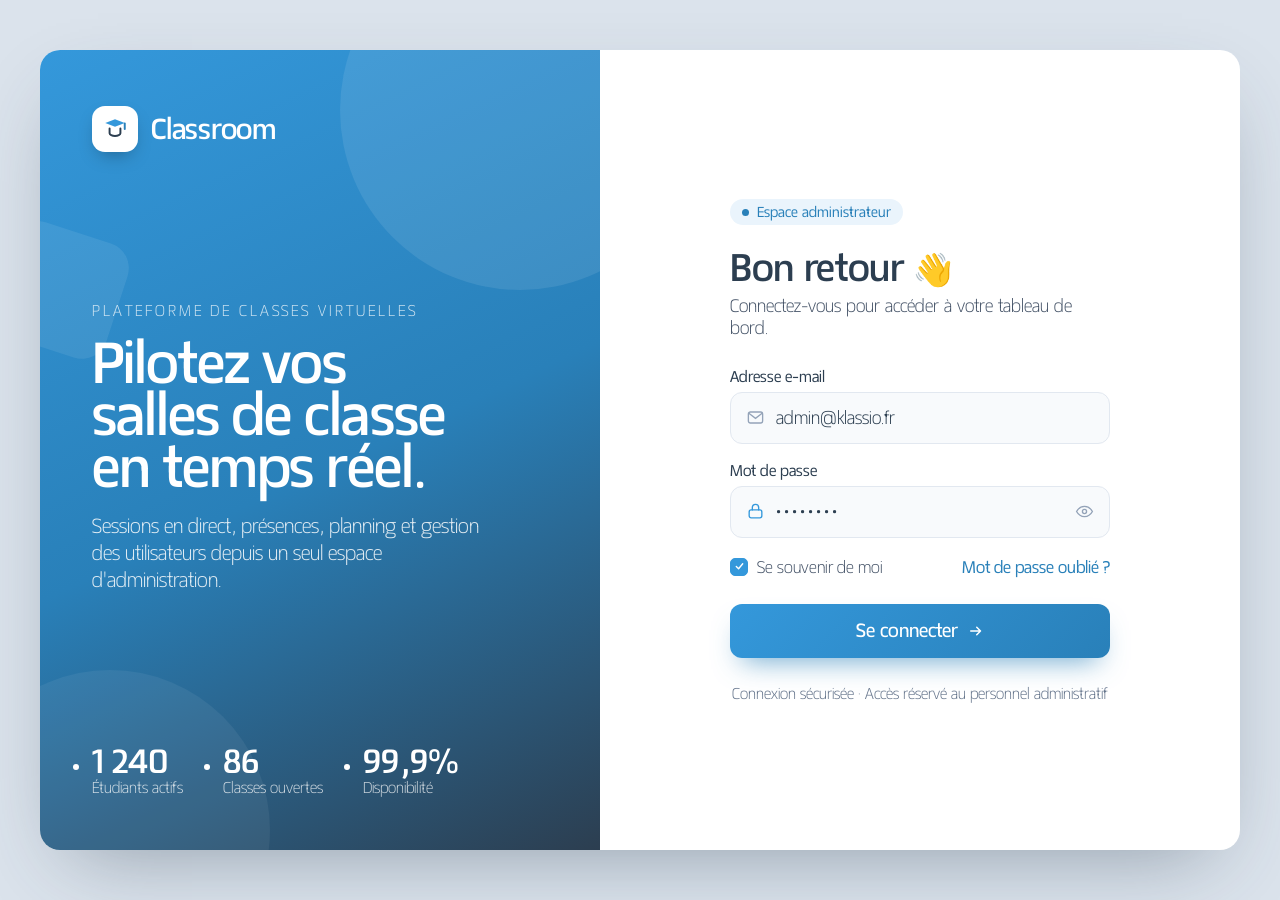
<file: index.html>
<!DOCTYPE html>
<html lang="fr">
<head>
  <meta charset="utf-8">
  <meta name="viewport" content="width=device-width, initial-scale=1">
  <title>Classroom Connexion admin</title>
  <link rel="stylesheet" href="css/style.css">
  <link rel="icon" type="image/svg+xml" href="favicon/favicon.svg">
  <link rel="icon" type="image/png" sizes="32x32" href="favicon/favicon-32x32.png">
  <link rel="icon" type="image/png" sizes="16x16" href="favicon/favicon-16x16.png">
  <link rel="shortcut icon" href="favicon/favicon.ico">
  <link rel="apple-touch-icon" sizes="180x180" href="favicon/apple-touch-icon.png">
  <link rel="manifest" href="favicon/site.webmanifest">
</head>
<body class="page-login">
  <main class="login-card">

    <!-- Brand panel -->
    <aside class="brand">
      <div class="brand-deco" aria-hidden="true"></div>

      <header class="brand-logo">
        <div class="brand-logo-icon">
          <svg width="26" height="26" viewBox="0 0 24 24" fill="none" aria-hidden="true">
            <path d="M3 6.5 12 3l9 3.5-9 3.5-9-3.5Z" fill="#3498db"/>
            <path d="M7 11.5V16c0 1.1 2.24 2.5 5 2.5s5-1.4 5-2.5v-4.5" stroke="#2c3e50" stroke-width="1.8" stroke-linecap="round" stroke-linejoin="round"/>
            <path d="M21 7v5" stroke="#2980b9" stroke-width="1.8" stroke-linecap="round"/>
          </svg>
        </div>
        <span class="brand-logo-name">Classroom</span>
      </header>

      <div class="brand-content">
        <p class="brand-eyebrow">Plateforme de classes virtuelles</p>
        <h1 class="brand-headline">Pilotez vos<br>salles de classe<br>en temps réel.</h1>
        <p class="brand-desc">Sessions en direct, présences, planning et gestion des utilisateurs depuis un seul espace d'administration.</p>
      </div>

      <ul class="brand-stats">
        <li>
          <div class="brand-stat-num">1 240</div>
          <div class="brand-stat-label">Étudiants actifs</div>
        </li>
        <li>
          <div class="brand-stat-num">86</div>
          <div class="brand-stat-label">Classes ouvertes</div>
        </li>
        <li>
          <div class="brand-stat-num">99,9%</div>
          <div class="brand-stat-label">Disponibilité</div>
        </li>
      </ul>
    </aside>

    <!-- Form panel -->
    <section class="form-panel">
      <form class="form-inner">
        <div class="form-badge">
          <span class="form-badge-dot" aria-hidden="true"></span>
          Espace administrateur
        </div>

        <h2 class="form-title">Bon retour <span aria-hidden="true">👋</span></h2>
        <p class="form-subtitle">Connectez-vous pour accéder à votre tableau de bord.</p>

        <label class="form-label" for="email">Adresse e-mail</label>
        <div class="form-field">
          <svg width="19" height="19" viewBox="0 0 24 24" fill="none" aria-hidden="true">
            <rect x="3" y="5" width="18" height="14" rx="2.5" stroke="#94a3b8" stroke-width="1.7"/>
            <path d="m4 7 8 6 8-6" stroke="#94a3b8" stroke-width="1.7" stroke-linecap="round"/>
          </svg>
          <input type="email" id="email" name="email" autocomplete="email" value="admin@klassio.fr">
        </div>

        <label class="form-label" for="password">Mot de passe</label>
        <div class="form-field">
          <svg width="19" height="19" viewBox="0 0 24 24" fill="none" aria-hidden="true">
            <rect x="4" y="10" width="16" height="10" rx="2.5" stroke="#3498db" stroke-width="1.7"/>
            <path d="M8 10V7a4 4 0 0 1 8 0v3" stroke="#3498db" stroke-width="1.7" stroke-linecap="round"/>
          </svg>
          <input type="password" id="password" name="password" autocomplete="current-password" value="password">
          <svg width="19" height="19" viewBox="0 0 24 24" fill="none" aria-hidden="true">
            <path d="M2 12s3.6-6.5 10-6.5S22 12 22 12s-3.6 6.5-10 6.5S2 12 2 12Z" stroke="#94a3b8" stroke-width="1.7"/>
            <circle cx="12" cy="12" r="2.6" stroke="#94a3b8" stroke-width="1.7"/>
          </svg>
        </div>

        <div class="form-row">
          <label class="form-checkbox">
            <input type="checkbox" id="remember" class="checkbox-input" checked>
            <span class="checkbox-box" aria-hidden="true">
              <svg width="11" height="11" viewBox="0 0 24 24" fill="none">
                <path d="m5 12 5 5 9-11" stroke="#fff" stroke-width="3" stroke-linecap="round" stroke-linejoin="round"/>
              </svg>
            </span>
            Se souvenir de moi
          </label>
          <a href="#" class="form-link">Mot de passe oublié ?</a>
        </div>

        <button type="button" class="btn-login" onclick="window.location.href='dashboard.html'">
          Se connecter
          <svg width="18" height="18" viewBox="0 0 24 24" fill="none" aria-hidden="true">
            <path d="M5 12h13m0 0-5-5m5 5-5 5" stroke="#fff" stroke-width="2" stroke-linecap="round" stroke-linejoin="round"/>
          </svg>
        </button>

        <footer class="form-footer">
          <p>Connexion sécurisée · Accès réservé au personnel administratif</p>
        </footer>
      </form>
    </section>
  </main>
</body>
</html>
</file>
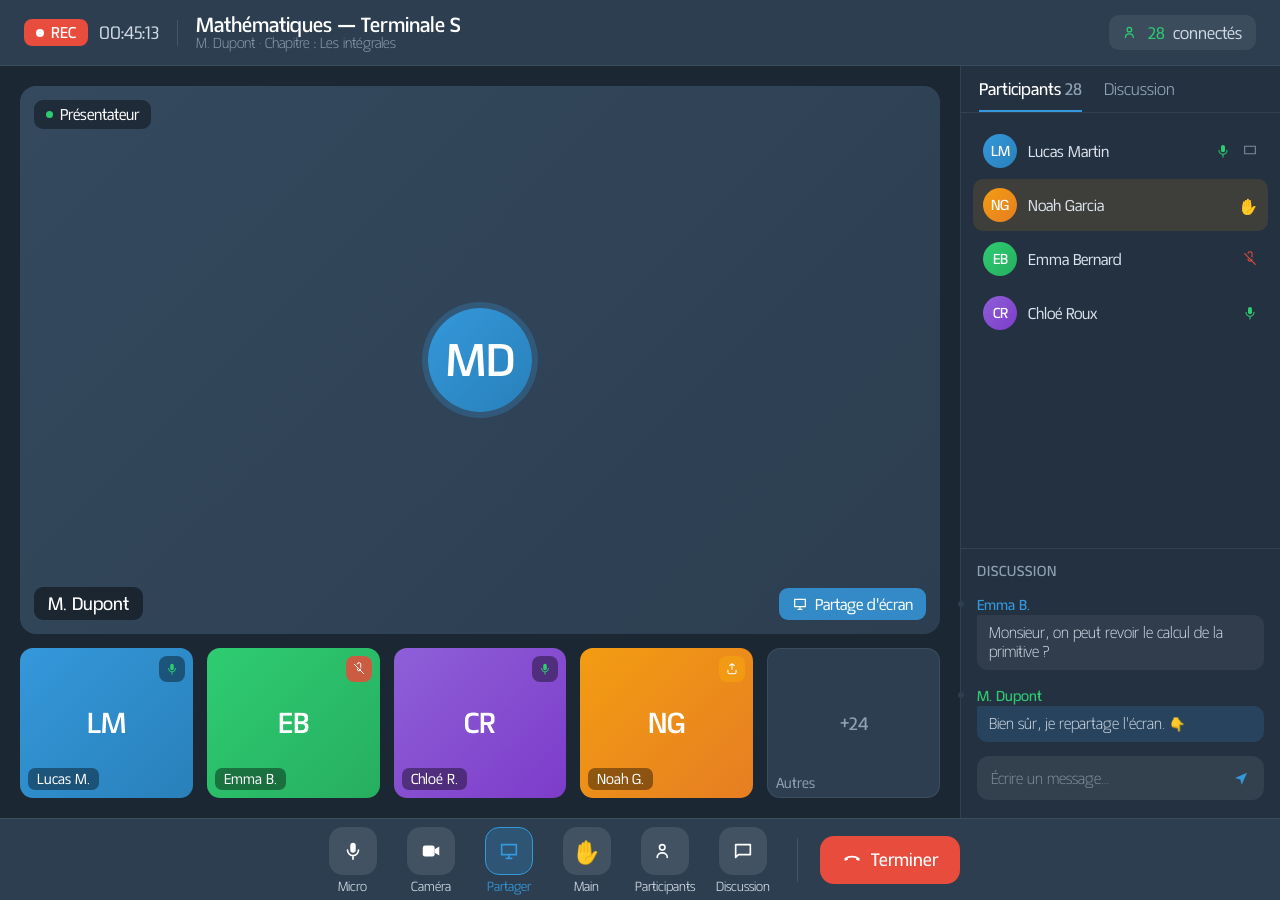
<file: classe.html>
<!DOCTYPE html>
<html lang="fr">
<head>
  <meta charset="utf-8">
  <meta name="viewport" content="width=device-width, initial-scale=1">
  <title>Classroom — Classe virtuelle</title>
  <link rel="stylesheet" href="css/style.css">
  <link rel="icon" type="image/svg+xml" href="favicon/favicon.svg">
  <link rel="icon" type="image/png" sizes="32x32" href="favicon/favicon-32x32.png">
  <link rel="icon" type="image/png" sizes="16x16" href="favicon/favicon-16x16.png">
  <link rel="shortcut icon" href="favicon/favicon.ico">
  <link rel="apple-touch-icon" sizes="180x180" href="favicon/apple-touch-icon.png">
  <link rel="manifest" href="favicon/site.webmanifest">
  <meta name="theme-color" content="#2c3e50">
</head>
<body class="page-classe">

  <!-- Header -->
  <header class="class-header">
    <div style="display:flex;align-items:center;gap:11px">
      <span class="rec-badge"><span class="rec-dot" aria-hidden="true"></span>REC</span>
      <span class="timer">00:45:12</span>
    </div>
    <div class="divider" aria-hidden="true"></div>
    <div>
      <h1 class="class-info-title">Mathématiques — Terminale S</h1>
      <div class="class-info-sub">M. Dupont · Chapitre : Les intégrales</div>
    </div>
    <div class="spacer" aria-hidden="true"></div>
    <div class="connected-count">
      <svg width="17" height="17" viewBox="0 0 24 24" fill="none" aria-hidden="true">
        <circle cx="9" cy="8" r="3.2" stroke="#2ecc71" stroke-width="1.8"/>
        <path d="M3.5 19c0-3 2.5-5 5.5-5s5.5 2 5.5 5" stroke="#2ecc71" stroke-width="1.8" stroke-linecap="round"/>
      </svg>
      <span style="color:#2ecc71">28</span> connectés
    </div>
  </header>

  <!-- Body -->
  <div class="class-body">

    <!-- Video area -->
    <main class="video-area">
      <!-- Presenter -->
      <div class="presenter">
        <div class="presenter-avatar">MD</div>
        <div class="presenter-tag">
          <span class="online-dot" aria-hidden="true"></span>
          Présentateur
        </div>
        <div class="presenter-name">M. Dupont</div>
        <div class="screen-share">
          <svg width="16" height="16" viewBox="0 0 24 24" fill="none" aria-hidden="true">
            <path d="M4 5h16v11H4z" stroke="#fff" stroke-width="1.8"/>
            <path d="M9 20h6M12 16v4" stroke="#fff" stroke-width="1.8" stroke-linecap="round"/>
          </svg>
          Partage d'écran
        </div>
      </div>

      <!-- Student tiles -->
      <ul class="student-tiles">
        <li class="tile" style="background:linear-gradient(135deg,#3498db,#2980b9)">
          <span class="tile-initials">LM</span>
          <div class="tile-name">Lucas M.</div>
          <div class="tile-mic" style="background:rgba(0,0,0,.4)">
            <svg width="14" height="14" viewBox="0 0 24 24" fill="none" aria-hidden="true">
              <rect x="9" y="3" width="6" height="11" rx="3" fill="#2ecc71"/>
              <path d="M6 11a6 6 0 0 0 12 0M12 17v4" stroke="#2ecc71" stroke-width="1.6" stroke-linecap="round"/>
            </svg>
          </div>
        </li>

        <li class="tile" style="background:linear-gradient(135deg,#2ecc71,#27ae60)">
          <span class="tile-initials">EB</span>
          <div class="tile-name">Emma B.</div>
          <div class="tile-mic" style="background:rgba(231,76,60,.85)">
            <svg width="14" height="14" viewBox="0 0 24 24" fill="none" aria-hidden="true">
              <path d="M9 3.5A3 3 0 0 1 15 5v4M15 12.3a3 3 0 0 1-6-.3M4 4l16 16" stroke="#fff" stroke-width="1.7" stroke-linecap="round"/>
            </svg>
          </div>
        </li>

        <li class="tile" style="background:linear-gradient(135deg,#8e5fd8,#7d3cc9)">
          <span class="tile-initials">CR</span>
          <div class="tile-name">Chloé R.</div>
          <div class="tile-mic" style="background:rgba(0,0,0,.4)">
            <svg width="14" height="14" viewBox="0 0 24 24" fill="none" aria-hidden="true">
              <rect x="9" y="3" width="6" height="11" rx="3" fill="#2ecc71"/>
              <path d="M6 11a6 6 0 0 0 12 0M12 17v4" stroke="#2ecc71" stroke-width="1.6" stroke-linecap="round"/>
            </svg>
          </div>
        </li>

        <li class="tile" style="background:linear-gradient(135deg,#f39c12,#e67e22)">
          <span class="tile-initials">NG</span>
          <div class="tile-name">Noah G.</div>
          <div class="tile-mic" style="background:rgba(243,156,18,.9)">
            <svg width="14" height="14" viewBox="0 0 24 24" fill="none" aria-hidden="true">
              <path d="M12 3v10M8 6l4-3 4 3" stroke="#fff" stroke-width="1.8" stroke-linecap="round" stroke-linejoin="round"/>
              <path d="M5 14v3a3 3 0 0 0 3 3h8a3 3 0 0 0 3-3v-3" stroke="#fff" stroke-width="1.8" stroke-linecap="round"/>
            </svg>
          </div>
        </li>

        <li class="tile tile-more">
          <span class="tile-more-label">+24</span>
          <span class="tile-more-sub">Autres</span>
        </li>
      </ul>
    </main>

    <!-- Right sidebar -->
    <aside class="sidebar-right">
      <div class="sidebar-tabs">
        <div class="tab active">Participants <span style="color:#8fa0b3">28</span></div>
        <div class="tab">Discussion</div>
      </div>

      <ul class="participants">
        <li class="participant">
          <div class="p-avatar" style="background:linear-gradient(135deg,#3498db,#2980b9)">LM</div>
          <span class="p-name">Lucas Martin</span>
          <svg width="16" height="16" viewBox="0 0 24 24" fill="none" aria-hidden="true">
            <rect x="9" y="3" width="6" height="11" rx="3" fill="#2ecc71"/>
            <path d="M6 11a6 6 0 0 0 12 0M12 17v4" stroke="#2ecc71" stroke-width="1.6" stroke-linecap="round"/>
          </svg>
          <svg width="16" height="16" viewBox="0 0 24 24" fill="none" aria-hidden="true">
            <path d="M4 5h16v11H4z" stroke="#7f8c9a" stroke-width="1.6"/>
          </svg>
        </li>

        <li class="participant hand-raised">
          <div class="p-avatar" style="background:linear-gradient(135deg,#f39c12,#e67e22)">NG</div>
          <span class="p-name">Noah Garcia</span>
          <span style="font:700 15px/1 'Matangi',sans-serif" role="img" aria-label="Main levée">✋</span>
        </li>

        <li class="participant">
          <div class="p-avatar" style="background:linear-gradient(135deg,#2ecc71,#27ae60)">EB</div>
          <span class="p-name">Emma Bernard</span>
          <svg width="16" height="16" viewBox="0 0 24 24" fill="none" aria-hidden="true">
            <path d="M9 3.5A3 3 0 0 1 15 5v4M15 12.3a3 3 0 0 1-6-.3M4 4l16 16" stroke="#e74c3c" stroke-width="1.6" stroke-linecap="round"/>
          </svg>
        </li>

        <li class="participant">
          <div class="p-avatar" style="background:linear-gradient(135deg,#8e5fd8,#7d3cc9)">CR</div>
          <span class="p-name">Chloé Roux</span>
          <svg width="16" height="16" viewBox="0 0 24 24" fill="none" aria-hidden="true">
            <rect x="9" y="3" width="6" height="11" rx="3" fill="#2ecc71"/>
            <path d="M6 11a6 6 0 0 0 12 0M12 17v4" stroke="#2ecc71" stroke-width="1.6" stroke-linecap="round"/>
          </svg>
        </li>
      </ul>

      <!-- Chat -->
      <section class="chat-section">
        <h2 class="chat-title">Discussion</h2>
        <ul class="chat-messages">
          <li>
            <div class="chat-msg-author blue">Emma B.</div>
            <div class="chat-bubble default">Monsieur, on peut revoir le calcul de la primitive ?</div>
          </li>
          <li>
            <div class="chat-msg-author green">M. Dupont</div>
            <div class="chat-bubble teacher">Bien sûr, je repartage l'écran. 👇</div>
          </li>
        </ul>
        <div class="chat-input">
          <span class="chat-input-placeholder">Écrire un message…</span>
          <svg width="18" height="18" viewBox="0 0 24 24" fill="none" aria-hidden="true">
            <path d="m4 12 16-7-7 16-2-7-7-2Z" fill="#3498db"/>
          </svg>
        </div>
      </section>
    </aside>
  </div>

  <!-- Control bar -->
  <div class="control-bar" role="toolbar" aria-label="Contrôles de la réunion">
    <button class="ctrl-btn">
      <span class="ctrl-icon" aria-hidden="true">
        <svg width="22" height="22" viewBox="0 0 24 24" fill="none">
          <rect x="9" y="3" width="6" height="11" rx="3" fill="#fff"/>
          <path d="M6 11a6 6 0 0 0 12 0M12 17v4" stroke="#fff" stroke-width="1.8" stroke-linecap="round"/>
        </svg>
      </span>
      <span class="ctrl-label">Micro</span>
    </button>

    <button class="ctrl-btn">
      <span class="ctrl-icon" aria-hidden="true">
        <svg width="22" height="22" viewBox="0 0 24 24" fill="none">
          <rect x="3" y="6" width="13" height="12" rx="2.5" fill="#fff"/>
          <path d="m16 10 5-3v10l-5-3z" fill="#fff"/>
        </svg>
      </span>
      <span class="ctrl-label">Caméra</span>
    </button>

    <button class="ctrl-btn">
      <span class="ctrl-icon active" aria-hidden="true">
        <svg width="22" height="22" viewBox="0 0 24 24" fill="none">
          <path d="M4 5h16v11H4z" stroke="#3498db" stroke-width="1.8"/>
          <path d="M9 20h6M12 16v4" stroke="#3498db" stroke-width="1.8" stroke-linecap="round"/>
        </svg>
      </span>
      <span class="ctrl-label active">Partager</span>
    </button>

    <button class="ctrl-btn">
      <span class="ctrl-icon" aria-hidden="true">✋</span>
      <span class="ctrl-label">Main</span>
    </button>

    <button class="ctrl-btn">
      <span class="ctrl-icon" aria-hidden="true">
        <svg width="22" height="22" viewBox="0 0 24 24" fill="none">
          <circle cx="9" cy="8" r="3" stroke="#fff" stroke-width="1.8"/>
          <path d="M3.5 19c0-3 2.5-5 5.5-5s5.5 2 5.5 5" stroke="#fff" stroke-width="1.8" stroke-linecap="round"/>
        </svg>
      </span>
      <span class="ctrl-label">Participants</span>
    </button>

    <button class="ctrl-btn">
      <span class="ctrl-icon" aria-hidden="true">
        <svg width="22" height="22" viewBox="0 0 24 24" fill="none">
          <path d="M4 5h16v11H7l-3 3V5Z" stroke="#fff" stroke-width="1.8" stroke-linejoin="round"/>
        </svg>
      </span>
      <span class="ctrl-label">Discussion</span>
    </button>

    <div class="ctrl-divider" aria-hidden="true"></div>

    <button class="btn-end" onclick="window.location.href='dashboard.html'">
      <svg width="20" height="20" viewBox="0 0 24 24" fill="none" aria-hidden="true">
        <path d="M3 10c5-4 13-4 18 0v3l-4-1v-2c-3-1.5-7-1.5-10 0v2l-4 1v-3Z" fill="#fff"/>
      </svg>
      Terminer
    </button>
  </div>

  <script>
    // Live timer
    let seconds = 45 * 60 + 12;
    const timerEl = document.querySelector('.timer');
    setInterval(() => {
      seconds++;
      const h = Math.floor(seconds / 3600);
      const m = Math.floor((seconds % 3600) / 60);
      const s = seconds % 60;
      timerEl.textContent =
        `${String(h).padStart(2,'0')}:${String(m).padStart(2,'0')}:${String(s).padStart(2,'0')}`;
    }, 1000);
  </script>
</body>
</html>
</file>
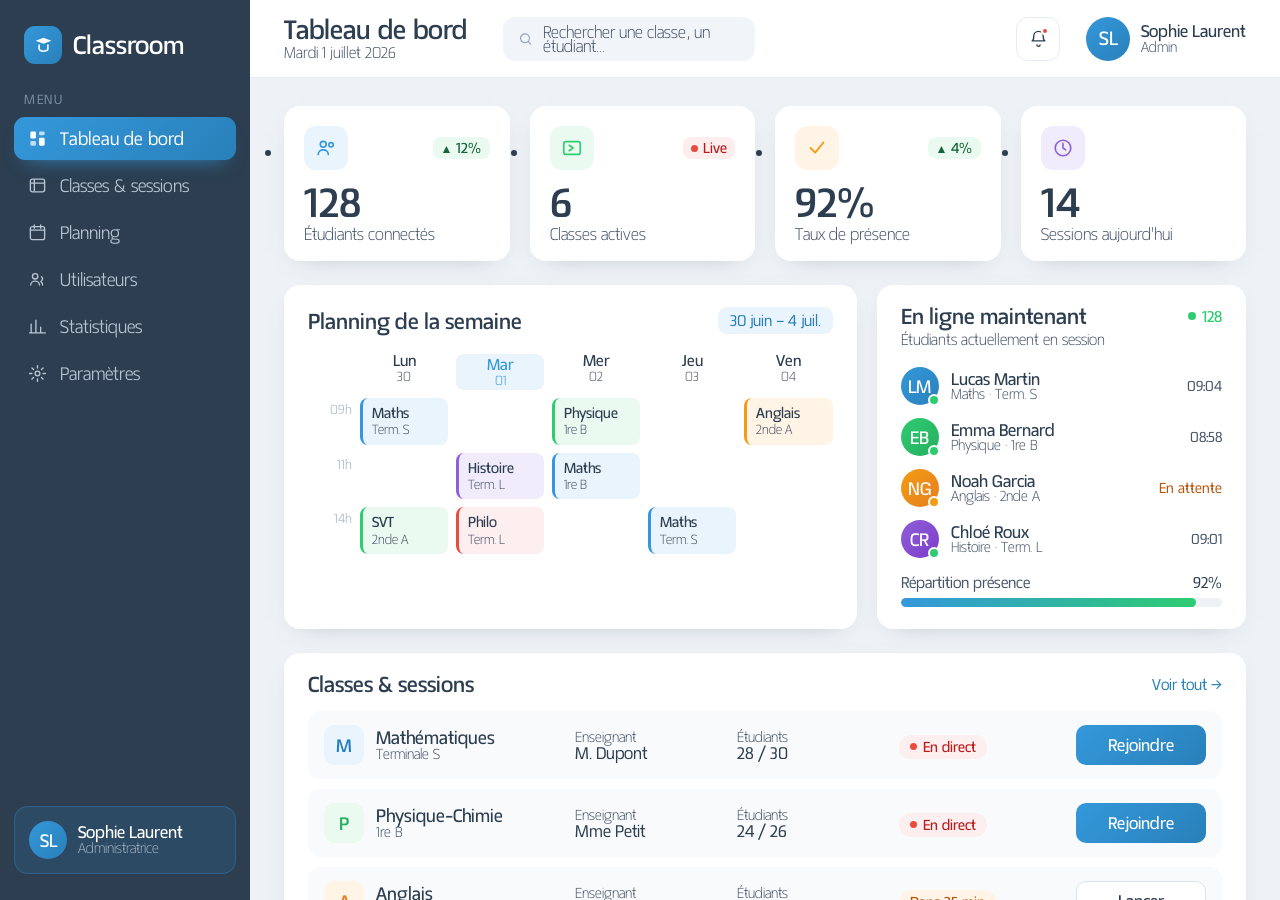
<file: dashboard.html>
<!DOCTYPE html>
<html lang="fr">
<head>
  <meta charset="utf-8">
  <meta name="viewport" content="width=device-width, initial-scale=1">
  <title>Classroom — Tableau de bord</title>
  <link rel="stylesheet" href="css/style.css">
  <link rel="icon" type="image/svg+xml" href="favicon/favicon.svg">
  <link rel="icon" type="image/png" sizes="32x32" href="favicon/favicon-32x32.png">
  <link rel="icon" type="image/png" sizes="16x16" href="favicon/favicon-16x16.png">
  <link rel="shortcut icon" href="favicon/favicon.ico">
  <link rel="apple-touch-icon" sizes="180x180" href="favicon/apple-touch-icon.png">
  <link rel="manifest" href="favicon/site.webmanifest">
  <meta name="theme-color" content="#2c3e50">
</head>
<body class="page-dashboard">

  <!-- Sidebar -->
  <nav class="sidebar">
    <header class="sidebar-logo">
      <div class="sidebar-logo-icon">
        <svg width="21" height="21" viewBox="0 0 24 24" fill="none" aria-hidden="true">
          <path d="M3 6.5 12 3l9 3.5-9 3.5-9-3.5Z" fill="#fff"/>
          <path d="M7 11.5V16c0 1.1 2.24 2.5 5 2.5s5-1.4 5-2.5v-4.5" stroke="#fff" stroke-width="1.8" stroke-linecap="round" stroke-linejoin="round"/>
        </svg>
      </div>
      <span class="sidebar-logo-name">Classroom</span>
    </header>

    <h2 class="sidebar-section">Menu</h2>

    <ul style="list-style:none" role="list">
      <li>
        <a href="dashboard.html" class="nav-item active">
          <svg width="19" height="19" viewBox="0 0 24 24" fill="none" aria-hidden="true">
            <rect x="3" y="3" width="7" height="9" rx="1.6" fill="#fff"/>
            <rect x="14" y="3" width="7" height="5" rx="1.6" fill="#fff" opacity=".7"/>
            <rect x="14" y="11" width="7" height="10" rx="1.6" fill="#fff"/>
            <rect x="3" y="15" width="7" height="6" rx="1.6" fill="#fff" opacity=".7"/>
          </svg>
          Tableau de bord
        </a>
      </li>
      <li>
        <a href="#" class="nav-item">
          <svg width="19" height="19" viewBox="0 0 24 24" fill="none" aria-hidden="true">
            <rect x="3" y="4" width="18" height="16" rx="2.5" stroke="#b9c5d3" stroke-width="1.7"/>
            <path d="M3 9h18M8 4v16" stroke="#b9c5d3" stroke-width="1.7"/>
          </svg>
          Classes &amp; sessions
        </a>
      </li>
      <li>
        <a href="#" class="nav-item">
          <svg width="19" height="19" viewBox="0 0 24 24" fill="none" aria-hidden="true">
            <rect x="3" y="4.5" width="18" height="16.5" rx="2.5" stroke="#b9c5d3" stroke-width="1.7"/>
            <path d="M3 9h18M8 2.5v4M16 2.5v4" stroke="#b9c5d3" stroke-width="1.7" stroke-linecap="round"/>
          </svg>
          Planning
        </a>
      </li>
      <li>
        <a href="#" class="nav-item">
          <svg width="19" height="19" viewBox="0 0 24 24" fill="none" aria-hidden="true">
            <circle cx="9" cy="8" r="3.4" stroke="#b9c5d3" stroke-width="1.7"/>
            <path d="M3.5 19c0-3 2.5-5 5.5-5s5.5 2 5.5 5" stroke="#b9c5d3" stroke-width="1.7" stroke-linecap="round"/>
            <path d="M17 8.5a3 3 0 0 1 0 5M18.5 19c0-2-.9-3.6-2.2-4.4" stroke="#b9c5d3" stroke-width="1.7" stroke-linecap="round"/>
          </svg>
          Utilisateurs
        </a>
      </li>
      <li>
        <a href="#" class="nav-item">
          <svg width="19" height="19" viewBox="0 0 24 24" fill="none" aria-hidden="true">
            <path d="M4 20V9M10 20V4M16 20v-7M22 20H2" stroke="#b9c5d3" stroke-width="1.7" stroke-linecap="round"/>
          </svg>
          Statistiques
        </a>
      </li>
      <li>
        <a href="#" class="nav-item">
          <svg width="19" height="19" viewBox="0 0 24 24" fill="none" aria-hidden="true">
            <circle cx="12" cy="12" r="3" stroke="#b9c5d3" stroke-width="1.7"/>
            <path d="M12 2v3M12 19v3M2 12h3M19 12h3M5 5l2 2M17 17l2 2M19 5l-2 2M7 17l-2 2" stroke="#b9c5d3" stroke-width="1.7" stroke-linecap="round"/>
          </svg>
          Paramètres
        </a>
      </li>
    </ul>

    <footer class="sidebar-user">
      <div class="sidebar-user-inner">
        <div class="avatar">SL</div>
        <div>
          <div class="sidebar-user-name">Sophie Laurent</div>
          <div class="sidebar-user-role">Administratrice</div>
        </div>
      </div>
    </footer>
  </nav>

  <!-- Main -->
  <main class="main">
    <!-- Topbar -->
    <header class="topbar">
      <div>
        <h1 class="topbar-title">Tableau de bord</h1>
        <div class="topbar-date">Mardi 1 juillet 2026</div>
      </div>
      <search class="search">
        <svg width="18" height="18" viewBox="0 0 24 24" fill="none" aria-hidden="true">
          <circle cx="11" cy="11" r="7" stroke="#94a3b8" stroke-width="1.8"/>
          <path d="m20 20-3.5-3.5" stroke="#94a3b8" stroke-width="1.8" stroke-linecap="round"/>
        </svg>
        <span>Rechercher une classe, un étudiant…</span>
      </search>
      <div class="spacer" aria-hidden="true"></div>
      <button class="icon-btn" aria-label="Notifications">
        <svg width="19" height="19" viewBox="0 0 24 24" fill="none" aria-hidden="true">
          <path d="M6 9a6 6 0 0 1 12 0c0 5 2 6 2 6H4s2-1 2-6Z" stroke="#2c3e50" stroke-width="1.7" stroke-linejoin="round"/>
          <path d="M10 20a2 2 0 0 0 4 0" stroke="#2c3e50" stroke-width="1.7" stroke-linecap="round"/>
        </svg>
        <span class="notif-dot" aria-hidden="true"></span>
      </button>
      <div class="topbar-user">
        <div class="avatar lg">SL</div>
        <div>
          <div class="topbar-user-name">Sophie Laurent</div>
          <div class="topbar-user-role">Admin</div>
        </div>
      </div>
    </header>

    <!-- Scrollable content -->
    <section class="content">
      <!-- Stats -->
      <ul class="stats-grid">
        <li class="stat-card">
          <div class="stat-card-top">
            <div class="stat-icon blue">
              <svg width="22" height="22" viewBox="0 0 24 24" fill="none" aria-hidden="true">
                <circle cx="9" cy="8" r="3.2" stroke="#3498db" stroke-width="1.8"/>
                <path d="M3.5 19c0-3 2.5-5 5.5-5s5.5 2 5.5 5" stroke="#3498db" stroke-width="1.8" stroke-linecap="round"/>
                <circle cx="17.5" cy="8.5" r="2.4" stroke="#3498db" stroke-width="1.8"/>
              </svg>
            </div>
            <span class="badge up">▲ 12%</span>
          </div>
          <div class="stat-num">128</div>
          <div class="stat-label">Étudiants connectés</div>
        </li>

        <li class="stat-card">
          <div class="stat-card-top">
            <div class="stat-icon green">
              <svg width="22" height="22" viewBox="0 0 24 24" fill="none" aria-hidden="true">
                <rect x="3" y="5" width="18" height="14" rx="2.5" stroke="#2ecc71" stroke-width="1.8"/>
                <path d="m9 9 4 3-4 3" stroke="#2ecc71" stroke-width="1.8" stroke-linecap="round" stroke-linejoin="round"/>
              </svg>
            </div>
            <span class="badge live">
              <span style="width:7px;height:7px;border-radius:50%;background:#e74c3c" class="pulse" aria-hidden="true"></span>Live
            </span>
          </div>
          <div class="stat-num">6</div>
          <div class="stat-label">Classes actives</div>
        </li>

        <li class="stat-card">
          <div class="stat-card-top">
            <div class="stat-icon orange">
              <svg width="22" height="22" viewBox="0 0 24 24" fill="none" aria-hidden="true">
                <path d="m5 12 5 5 9-11" stroke="#f39c12" stroke-width="2" stroke-linecap="round" stroke-linejoin="round"/>
              </svg>
            </div>
            <span class="badge up">▲ 4%</span>
          </div>
          <div class="stat-num">92%</div>
          <div class="stat-label">Taux de présence</div>
        </li>

        <li class="stat-card">
          <div class="stat-card-top">
            <div class="stat-icon purple">
              <svg width="22" height="22" viewBox="0 0 24 24" fill="none" aria-hidden="true">
                <circle cx="12" cy="12" r="8.5" stroke="#8e5fd8" stroke-width="1.8"/>
                <path d="M12 7v5l3 2" stroke="#8e5fd8" stroke-width="1.8" stroke-linecap="round" stroke-linejoin="round"/>
              </svg>
            </div>
          </div>
          <div class="stat-num">14</div>
          <div class="stat-label">Sessions aujourd'hui</div>
        </li>
      </ul>

      <!-- Planning + Online -->
      <div class="two-col">
        <!-- Planning -->
        <section class="card">
          <div class="card-header">
            <h2 class="card-title">Planning de la semaine</h2>
            <div class="week-badge">30 juin – 4 juil.</div>
          </div>
          <div class="planning-grid">
            <div></div>
            <div class="day-header">Lun<div class="day-num">30</div></div>
            <div class="day-header today">Mar<div class="day-num">01</div></div>
            <div class="day-header">Mer<div class="day-num">02</div></div>
            <div class="day-header">Jeu<div class="day-num">03</div></div>
            <div class="day-header">Ven<div class="day-num">04</div></div>

            <div class="time-label">09h</div>
            <div class="slot blue"><div class="slot-name">Maths</div><div class="slot-sub">Term. S</div></div>
            <div></div>
            <div class="slot green"><div class="slot-name">Physique</div><div class="slot-sub">1re B</div></div>
            <div></div>
            <div class="slot orange"><div class="slot-name">Anglais</div><div class="slot-sub">2nde A</div></div>

            <div class="time-label">11h</div>
            <div></div>
            <div class="slot purple"><div class="slot-name">Histoire</div><div class="slot-sub">Term. L</div></div>
            <div class="slot blue"><div class="slot-name">Maths</div><div class="slot-sub">1re B</div></div>
            <div></div>
            <div></div>

            <div class="time-label">14h</div>
            <div class="slot green"><div class="slot-name">SVT</div><div class="slot-sub">2nde A</div></div>
            <div class="slot red"><div class="slot-name">Philo</div><div class="slot-sub">Term. L</div></div>
            <div></div>
            <div class="slot blue"><div class="slot-name">Maths</div><div class="slot-sub">Term. S</div></div>
            <div></div>
          </div>
        </section>

        <!-- Online -->
        <section class="card card-online">
          <div class="card-header" style="margin-bottom:6px">
            <h2 class="card-title">En ligne maintenant</h2>
            <span class="online-count">
              <span style="width:8px;height:8px;border-radius:50%;background:#2ecc71" class="pulse" aria-hidden="true"></span>
              128
            </span>
          </div>
          <div class="online-sub">Étudiants actuellement en session</div>

          <ul class="student-list">
            <li class="student-row">
              <div class="student-avatar-wrap">
                <div class="avatar" style="background:linear-gradient(135deg,#3498db,#2980b9)">LM</div>
                <span class="status-dot green" aria-hidden="true"></span>
              </div>
              <div style="flex:1">
                <div class="student-name">Lucas Martin</div>
                <div class="student-class">Maths · Term. S</div>
              </div>
              <span class="student-time">09:04</span>
            </li>

            <li class="student-row">
              <div class="student-avatar-wrap">
                <div class="avatar" style="background:linear-gradient(135deg,#2ecc71,#27ae60)">EB</div>
                <span class="status-dot green" aria-hidden="true"></span>
              </div>
              <div style="flex:1">
                <div class="student-name">Emma Bernard</div>
                <div class="student-class">Physique · 1re B</div>
              </div>
              <span class="student-time">08:58</span>
            </li>

            <li class="student-row">
              <div class="student-avatar-wrap">
                <div class="avatar" style="background:linear-gradient(135deg,#f39c12,#e67e22)">NG</div>
                <span class="status-dot orange" aria-hidden="true"></span>
              </div>
              <div style="flex:1">
                <div class="student-name">Noah Garcia</div>
                <div class="student-class">Anglais · 2nde A</div>
              </div>
              <span class="student-time waiting">En attente</span>
            </li>

            <li class="student-row">
              <div class="student-avatar-wrap">
                <div class="avatar" style="background:linear-gradient(135deg,#8e5fd8,#7d3cc9)">CR</div>
                <span class="status-dot green" aria-hidden="true"></span>
              </div>
              <div style="flex:1">
                <div class="student-name">Chloé Roux</div>
                <div class="student-class">Histoire · Term. L</div>
              </div>
              <span class="student-time">09:01</span>
            </li>
          </ul>

          <div class="presence-footer">
            <div class="presence-row">
              <span>Répartition présence</span>
              <span>92%</span>
            </div>
            <div class="presence-bar" role="progressbar" aria-label="Répartition présence" aria-valuenow="92" aria-valuemin="0" aria-valuemax="100">
              <div class="presence-fill" aria-hidden="true"></div>
            </div>
          </div>
        </section>
      </div>

      <!-- Classes & sessions -->
      <section class="card classes-card">
        <div class="card-header">
          <h2 class="card-title">Classes &amp; sessions</h2>
          <a href="#" class="view-all">Voir tout →</a>
        </div>
        <ul class="class-rows">
          <li class="class-row">
            <div style="display:flex;align-items:center;gap:12px">
              <div class="class-icon blue">M</div>
              <div>
                <div class="class-name">Mathématiques</div>
                <div class="class-level">Terminale S</div>
              </div>
            </div>
            <div>
              <div class="col-label">Enseignant</div>
              <div class="col-val">M. Dupont</div>
            </div>
            <div>
              <div class="col-label">Étudiants</div>
              <div class="col-val">28 / 30</div>
            </div>
            <div>
              <span class="badge-live">
                <span style="width:7px;height:7px;border-radius:50%;background:#e74c3c" class="pulse" aria-hidden="true"></span>
                En direct
              </span>
            </div>
            <button class="btn-join" onclick="window.location.href='classe.html'">Rejoindre</button>
          </li>

          <li class="class-row">
            <div style="display:flex;align-items:center;gap:12px">
              <div class="class-icon green">P</div>
              <div>
                <div class="class-name">Physique-Chimie</div>
                <div class="class-level">1re B</div>
              </div>
            </div>
            <div>
              <div class="col-label">Enseignant</div>
              <div class="col-val">Mme Petit</div>
            </div>
            <div>
              <div class="col-label">Étudiants</div>
              <div class="col-val">24 / 26</div>
            </div>
            <div>
              <span class="badge-live">
                <span style="width:7px;height:7px;border-radius:50%;background:#e74c3c" class="pulse" aria-hidden="true"></span>
                En direct
              </span>
            </div>
            <button class="btn-join" onclick="window.location.href='classe.html'">Rejoindre</button>
          </li>

          <li class="class-row">
            <div style="display:flex;align-items:center;gap:12px">
              <div class="class-icon orange">A</div>
              <div>
                <div class="class-name">Anglais</div>
                <div class="class-level">2nde A</div>
              </div>
            </div>
            <div>
              <div class="col-label">Enseignant</div>
              <div class="col-val">Mme Clark</div>
            </div>
            <div>
              <div class="col-label">Étudiants</div>
              <div class="col-val">— / 25</div>
            </div>
            <div>
              <span class="badge-soon">Dans 25 min</span>
            </div>
            <button class="btn-launch">Lancer</button>
          </li>
        </ul>
      </section>
    </section>
  </main>

</body>
</html>
</file>
<file: css/style.css>
@import url('https://fonts.googleapis.com/css2?family=Matangi:wght@300..900&display=swap');

html { font-size: 62.5%; }

*, *::before, *::after { box-sizing: border-box; margin: 0; padding: 0; }

body {
  font-family: 'Matangi', system-ui, sans-serif;
  -webkit-font-smoothing: antialiased;
  color: #2c3e50;
  font-size: 1.6rem;
}

a { text-decoration: none; color: inherit; }
button { cursor: pointer; font-family: inherit; }

@keyframes pulse {
  0%, 100% { opacity: 1; }
  50% { opacity: .35; }
}

.pulse { animation: pulse 1.4s infinite; }
.spacer { flex: 1; }

::-webkit-scrollbar { width: 0.6rem; }
::-webkit-scrollbar-track { background: transparent; }
::-webkit-scrollbar-thumb { background: #cbd5e1; border-radius: 0.3rem; }


/* ═══════════════════════════════════════════════
   PAGE LOGIN  (index.html)
═══════════════════════════════════════════════ */

body.page-login {
  background: #dbe3ec;
  display: flex;
  align-items: center;
  justify-content: center;
  min-height: 100vh;
}

.login-card {
  width: 120rem;
  max-width: 100%;
  height: 80rem;
  display: flex;
  background: #fff;
  border-radius: 2rem;
  overflow: hidden;
  box-shadow: 0 3rem 8rem -3rem rgba(44,62,80,.45);
}

/* Brand panel */
.brand {
  position: relative;
  width: 56rem;
  flex: none;
  background: linear-gradient(155deg, #3498db 0%, #2980b9 52%, #2c3e50 100%);
  color: #fff;
  padding: 5.6rem 5.2rem;
  display: flex;
  flex-direction: column;
  justify-content: space-between;
  overflow: hidden;
}

.brand::before {
  content: '';
  position: absolute;
  top: -12rem; right: -10rem;
  width: 36rem; height: 36rem;
  border-radius: 50%;
  background: rgba(255,255,255,.09);
}

.brand::after {
  content: '';
  position: absolute;
  bottom: -14rem; left: -9rem;
  width: 32rem; height: 32rem;
  border-radius: 50%;
  background: rgba(255,255,255,.06);
}

.brand-deco {
  position: absolute;
  top: 18rem; left: -4rem;
  width: 12rem; height: 12rem;
  border-radius: 2.6rem;
  background: rgba(255,255,255,.08);
  transform: rotate(18deg);
}

.brand-logo {
  position: relative;
  display: flex;
  align-items: center;
  gap: 1.3rem;
}

.brand-logo-icon {
  width: 4.6rem; height: 4.6rem;
  border-radius: 1.3rem;
  background: #fff;
  display: flex;
  align-items: center;
  justify-content: center;
  box-shadow: 0 0.8rem 2rem -0.8rem rgba(0,0,0,.4);
}

.brand-logo-name {
  font: 800 2.4rem/1 'Matangi', sans-serif;
  letter-spacing: -.01em;
}

.brand-content { position: relative; }

.brand-eyebrow {
  font: 400 1.3rem/1 'Matangi', sans-serif;
  letter-spacing: .22em;
  text-transform: uppercase;
  opacity: .75;
  margin-bottom: 2rem;
}

.brand-headline {
  font: 800 4.8rem/1.08 'Matangi', sans-serif;
  margin: 0 0 2rem;
  letter-spacing: -.02em;
}

.brand-desc {
  font: 400 1.7rem/1.6 'Matangi', sans-serif;
  opacity: .85;
  max-width: 40rem;
}

.brand-stats {
  position: relative;
  display: flex;
  gap: 4rem;
}

.brand-stat-num {
  font: 800 2.8rem/1 'Matangi', sans-serif;
}

.brand-stat-label {
  font: 400 1.3rem/1 'Matangi', sans-serif;
  opacity: .75;
  margin-top: 0.6rem;
}

/* Form panel */
.form-panel {
  flex: 1;
  display: flex;
  align-items: center;
  justify-content: center;
  padding: 5.2rem 7.2rem;
}

.form-inner { width: 100%; max-width: 38rem; }

.form-badge {
  display: inline-flex;
  align-items: center;
  gap: 0.8rem;
  background: #eaf4fc;
  color: #2980b9;
  font: 600 1.2rem/1 'Matangi', sans-serif;
  padding: 0.7rem 1.2rem;
  border-radius: 2rem;
  margin-bottom: 2.6rem;
}

.form-badge-dot {
  width: 0.7rem; height: 0.7rem;
  border-radius: 50%;
  background: #2980b9;
}

.form-title {
  font: 800 3.2rem/1.1 'Matangi', sans-serif;
  color: #2c3e50;
  margin: 0 0 0.8rem;
  letter-spacing: -.01em;
}

.form-subtitle {
  font: 400 1.5rem/1.5 'Matangi', sans-serif;
  color: #475569;
  margin: 0 0 3rem;
}

.form-label {
  display: block;
  font: 600 1.3rem/1 'Matangi', sans-serif;
  color: #2c3e50;
  margin-bottom: 0.9rem;
}

.form-field {
  display: flex;
  align-items: center;
  gap: 1.1rem;
  height: 5.2rem;
  border: 0.15rem solid #e2e8f0;
  border-radius: 1.2rem;
  padding: 0 1.5rem;
  margin-bottom: 2rem;
  background: #f8fafc;
}

.form-field:focus-within {
  border-color: #3498db;
  background: #fff;
  box-shadow: 0 0 0 0.4rem rgba(52,152,219,.12);
}

.form-field input {
  flex: 1;
  min-width: 0;
  border: none;
  outline: none;
  background: transparent;
  font: 400 1.5rem/1 'Matangi', sans-serif;
  color: #2c3e50;
}

.form-field input[type="password"] {
  font: 600 1.7rem/1 'Matangi', sans-serif;
  letter-spacing: .18em;
}

.form-field input::placeholder {
  color: #94a3b8;
}

.form-row {
  display: flex;
  align-items: center;
  justify-content: space-between;
  margin-bottom: 2.8rem;
}

.form-checkbox {
  display: flex;
  align-items: center;
  gap: 0.9rem;
  font: 400 1.4rem/1 'Matangi', sans-serif;
  color: #475569;
  cursor: pointer;
}

.checkbox-input {
  position: absolute;
  width: 1px; height: 1px;
  margin: -1px;
  overflow: hidden;
  clip: rect(0,0,0,0);
  white-space: nowrap;
}

.checkbox-box {
  width: 1.8rem; height: 1.8rem;
  border-radius: 0.5rem;
  background: #fff;
  border: 0.15rem solid #e2e8f0;
  display: flex;
  align-items: center;
  justify-content: center;
  flex-shrink: 0;
}

.checkbox-box svg { opacity: 0; transition: opacity .1s; }

.checkbox-input:checked + .checkbox-box {
  background: #3498db;
  border-color: #3498db;
}

.checkbox-input:checked + .checkbox-box svg { opacity: 1; }

.checkbox-input:focus-visible + .checkbox-box {
  outline: 2px solid #2980b9;
  outline-offset: 2px;
}

.form-link {
  font: 600 1.4rem/1 'Matangi', sans-serif;
  color: #2980b9;
}

.btn-login {
  width: 100%;
  height: 5.4rem;
  border: none;
  border-radius: 1.2rem;
  background: linear-gradient(135deg, #3498db, #2980b9);
  color: #fff;
  font: 700 1.6rem/1 'Matangi', sans-serif;
  display: flex;
  align-items: center;
  justify-content: center;
  gap: 0.9rem;
  box-shadow: 0 1.4rem 2.8rem -1.2rem rgba(41,128,185,.7);
  transition: filter .15s;
}

.btn-login:hover { filter: brightness(1.06); }

.form-footer {
  font: 400 1.3rem/1.5 'Matangi', sans-serif;
  color: #64748b;
  text-align: center;
  margin: 2.6rem 0 0;
}

/* Responsive — tablette */
@media (max-width: 1024px) {
  .login-card {
    width: 94rem;
    height: auto;
    min-height: 72rem;
  }

  .brand { width: 38rem; padding: 4.4rem 3.6rem; }
  .brand-headline { font-size: 3.6rem; }
  .brand-stats { gap: 2.8rem; }
  .form-panel { padding: 4.4rem 5.2rem; }
}

/* Responsive — mobile */
@media (max-width: 700px) {
  body.page-login {
    padding: 2.4rem 1.6rem;
    height: auto;
    min-height: 100vh;
  }

  .login-card {
    flex-direction: column;
    width: 100%;
    max-width: 46rem;
    height: auto;
  }

  .brand { width: 100%; padding: 3.2rem 2.8rem; }
  .brand-headline { font-size: 2.8rem; }
  .brand-desc { max-width: none; }
  .brand-stats { flex-wrap: wrap; row-gap: 1.6rem; }

  .form-panel { padding: 3.6rem 2.8rem; }
  .form-inner { max-width: none; }
}

@media (max-width: 380px) {
  .brand-headline { font-size: 2.4rem; }
  .brand-stats { gap: 2rem; }
  .form-panel { padding: 2.8rem 2rem; }
}


/* ═══════════════════════════════════════════════
   PAGE DASHBOARD  (dashboard.html)
═══════════════════════════════════════════════ */

body.page-dashboard {
  background: #eef2f7;
  display: flex;
  height: 100vh;
  overflow: hidden;
}

/* Sidebar */
.sidebar {
  width: 25rem;
  flex: none;
  background: #2c3e50;
  color: #fff;
  display: flex;
  flex-direction: column;
  padding: 2.6rem 0;
  height: 100vh;
}

.sidebar-logo {
  display: flex;
  align-items: center;
  gap: 1.1rem;
  padding: 0 2.4rem 3rem;
}

.sidebar-logo-icon {
  width: 3.8rem; height: 3.8rem;
  border-radius: 1.1rem;
  background: linear-gradient(135deg, #3498db, #2980b9);
  display: flex;
  align-items: center;
  justify-content: center;
}

.sidebar-logo-name { font: 800 2.1rem/1 'Matangi', sans-serif; }

.sidebar-section {
  font: 600 1.1rem/1 'Matangi', sans-serif;
  letter-spacing: .14em;
  text-transform: uppercase;
  color: #7a8ca0;
  padding: 0 2.4rem 1.2rem;
}

.nav-item {
  display: flex;
  align-items: center;
  gap: 1.3rem;
  margin: 0 1.4rem 0.4rem;
  padding: 1.2rem 1.4rem;
  border-radius: 1.1rem;
  color: #b9c5d3;
  font: 500 1.5rem/1 'Matangi', sans-serif;
  transition: background .15s;
}

.nav-item:hover { background: rgba(255,255,255,.06); }

.nav-item.active {
  background: linear-gradient(135deg, #3498db, #2980b9);
  color: #fff;
  font-weight: 600;
  box-shadow: 0 1rem 2rem -1.2rem rgba(52,152,219,.9);
}

.sidebar-user {
  margin: auto 1.4rem 0;
  padding: 1.4rem;
  border-radius: 1.4rem;
  background: rgba(52,152,219,.14);
  border: 0.1rem solid rgba(52,152,219,.3);
}

.sidebar-user-inner { display: flex; align-items: center; gap: 1.1rem; }

.avatar {
  width: 3.8rem; height: 3.8rem;
  border-radius: 50%;
  background: linear-gradient(135deg, #3498db, #2980b9);
  display: flex;
  align-items: center;
  justify-content: center;
  font: 700 1.5rem/1 'Matangi', sans-serif;
  color: #fff;
  flex-shrink: 0;
}

.avatar.lg { width: 4.4rem; height: 4.4rem; font-size: 1.6rem; }

.sidebar-user-name { font: 700 1.4rem/1.2 'Matangi', sans-serif; white-space: nowrap; }
.sidebar-user-role { font: 400 1.2rem/1.2 'Matangi', sans-serif; color: #9fb0c0; }

/* Main */
.main {
  flex: 1;
  display: flex;
  flex-direction: column;
  min-width: 0;
  height: 100vh;
}

/* Topbar */
.topbar {
  height: 7.8rem;
  flex: none;
  background: #fff;
  border-bottom: 0.1rem solid #e6ecf3;
  display: flex;
  align-items: center;
  gap: 2rem;
  padding: 0 3.4rem;
}

.topbar-title { font: 800 2.2rem/1.1 'Matangi', sans-serif; color: #2c3e50; }
.topbar-date  { font: 400 1.3rem/1 'Matangi', sans-serif; color: #475569; margin-top: 0.3rem; }

.search {
  flex: 1;
  max-width: 36rem;
  margin-left: 1.6rem;
  display: flex;
  align-items: center;
  gap: 1rem;
  height: 4.4rem;
  background: #f1f5f9;
  border-radius: 1.2rem;
  padding: 0 1.5rem;
}

.search span { font: 400 1.4rem/1 'Matangi', sans-serif; color: #475569; }

.icon-btn {
  width: 4.4rem; height: 4.4rem;
  border-radius: 1.2rem;
  border: 0.1rem solid #e6ecf3;
  background: #fff;
  position: relative;
  display: flex;
  align-items: center;
  justify-content: center;
}

.notif-dot {
  position: absolute;
  top: 0.9rem; right: 1rem;
  width: 0.8rem; height: 0.8rem;
  border-radius: 50%;
  background: #e74c3c;
  border: 0.2rem solid #fff;
}

.topbar-user { display: flex; align-items: center; gap: 1.1rem; padding-left: 0.6rem; }
.topbar-user-name { font: 700 1.4rem/1.2 'Matangi', sans-serif; color: #2c3e50; }
.topbar-user-role { font: 400 1.2rem/1.2 'Matangi', sans-serif; color: #475569; }

/* Content */
.content { flex: 1; overflow-y: auto; padding: 2.8rem 3.4rem; }

/* Stat cards */
.stats-grid {
  display: grid;
  grid-template-columns: repeat(4, 1fr);
  gap: 2rem;
  margin-bottom: 2.4rem;
}

.stat-card {
  background: #fff;
  border-radius: 1.6rem;
  padding: 2rem;
  box-shadow: 0 0.8rem 2.4rem -1.8rem rgba(44,62,80,.5);
}

.stat-card-top {
  display: flex;
  align-items: center;
  justify-content: space-between;
  margin-bottom: 1.6rem;
}

.stat-icon {
  width: 4.4rem; height: 4.4rem;
  border-radius: 1.2rem;
  display: flex;
  align-items: center;
  justify-content: center;
}

.stat-icon.blue   { background: #eaf4fc; }
.stat-icon.green  { background: #eafaf1; }
.stat-icon.orange { background: #fff4e5; }
.stat-icon.purple { background: #f0ecfb; }

.badge {
  display: inline-flex;
  align-items: center;
  gap: 0.3rem;
  font: 700 1.2rem/1 'Matangi', sans-serif;
  padding: 0.5rem 0.8rem;
  border-radius: 0.8rem;
}

.badge.up   { color: #166534; background: #eafaf1; }
.badge.live { color: #b91c1c; background: #fdeeee; gap: 0.5rem; }

.stat-num   { font: 800 3.4rem/1 'Matangi', sans-serif; color: #2c3e50; }
.stat-label { font: 400 1.4rem/1 'Matangi', sans-serif; color: #475569; margin-top: 0.7rem; }

/* Two-column layout */
.two-col {
  display: grid;
  grid-template-columns: 1.55fr 1fr;
  gap: 2rem;
  margin-bottom: 2.4rem;
}

.card {
  background: #fff;
  border-radius: 1.6rem;
  padding: 2.2rem 2.4rem;
  box-shadow: 0 0.8rem 2.4rem -1.8rem rgba(44,62,80,.5);
}

.card-header {
  display: flex;
  align-items: center;
  justify-content: space-between;
  margin-bottom: 2rem;
}

.card-title { font: 800 1.8rem/1 'Matangi', sans-serif; color: #2c3e50; }

/* Planning */
.week-badge {
  font: 600 1.3rem/1 'Matangi', sans-serif;
  color: #2980b9;
  background: #eaf4fc;
  padding: 0.7rem 1.2rem;
  border-radius: 0.9rem;
}

.planning-grid {
  display: grid;
  grid-template-columns: 4.4rem repeat(5, 1fr);
  gap: 0.8rem;
}

.day-header {
  text-align: center;
  font: 700 1.3rem/1 'Matangi', sans-serif;
  color: #2c3e50;
}

.day-header .day-num { font: 400 1.1rem/1 'Matangi', sans-serif; color: #475569; margin-top: 0.4rem; }
.day-header.today   { color: #3498db; background: #eaf4fc; border-radius: 0.8rem; padding: 0.4rem 0; }
.day-header.today .day-num { color: #3498db; }

.time-label {
  font: 500 1.1rem/1 'Matangi', sans-serif;
  color: #b0bccb;
  text-align: right;
  padding-top: 0.6rem;
}

.slot { border-radius: 0.8rem; padding: 0.8rem 0.9rem; }
.slot-name { font: 700 1.2rem/1.2 'Matangi', sans-serif; color: #2c3e50; }
.slot-sub  { font: 400 1.1rem/1.2 'Matangi', sans-serif; color: #475569; margin-top: 0.3rem; }

.slot.blue   { background: #eaf4fc; border-left: 0.3rem solid #3498db; }
.slot.green  { background: #eafaf1; border-left: 0.3rem solid #2ecc71; }
.slot.orange { background: #fff4e5; border-left: 0.3rem solid #f39c12; }
.slot.purple { background: #f0ecfb; border-left: 0.3rem solid #8e5fd8; }
.slot.red    { background: #fdeeef; border-left: 0.3rem solid #e74c3c; }

/* Online panel */
.card-online { display: flex; flex-direction: column; }

.online-count {
  display: inline-flex;
  align-items: center;
  gap: 0.6rem;
  font: 700 1.3rem/1 'Matangi', sans-serif;
  color: #2ecc71;
}

.online-sub { font: 400 1.3rem/1.4 'Matangi', sans-serif; color: #475569; margin-bottom: 1.8rem; }

.student-list { display: flex; flex-direction: column; gap: 1.3rem; }

.student-row { display: flex; align-items: center; gap: 1.2rem; }

.student-avatar-wrap { position: relative; }

.status-dot {
  position: absolute;
  bottom: -0.1rem; right: -0.1rem;
  width: 1.2rem; height: 1.2rem;
  border-radius: 50%;
  border: 0.25rem solid #fff;
}

.status-dot.green  { background: #2ecc71; }
.status-dot.orange { background: #f39c12; }

.student-name  { font: 700 1.4rem/1.2 'Matangi', sans-serif; color: #2c3e50; }
.student-class { font: 400 1.2rem/1.2 'Matangi', sans-serif; color: #475569; }
.student-time  { font: 600 1.2rem/1 'Matangi', sans-serif; color: #475569; }
.student-time.waiting { color: #b45309; }

.presence-footer { margin-top: auto; padding-top: 1.8rem; }

.presence-row {
  display: flex;
  align-items: center;
  justify-content: space-between;
  font: 600 1.3rem/1 'Matangi', sans-serif;
  color: #475569;
  margin-bottom: 0.9rem;
}

.presence-row span:last-child { color: #2c3e50; }

.presence-bar { height: 0.9rem; border-radius: 0.6rem; background: #eef2f7; overflow: hidden; }

.presence-fill {
  height: 100%;
  width: 92%;
  background: linear-gradient(90deg, #3498db, #2ecc71);
  border-radius: 0.6rem;
}

/* Classes table */
.classes-card .card-header { margin-bottom: 1.8rem; }

.view-all { font: 600 1.3rem/1 'Matangi', sans-serif; color: #2980b9; }

.class-rows { display: flex; flex-direction: column; gap: 1rem; }

.class-row {
  display: grid;
  grid-template-columns: 1.6fr 1fr 1fr 1.1fr 13rem;
  align-items: center;
  gap: 1.4rem;
  padding: 1.4rem 1.6rem;
  border-radius: 1.2rem;
  background: #f8fafc;
}

.class-icon {
  width: 4rem; height: 4rem;
  border-radius: 1.1rem;
  display: flex;
  align-items: center;
  justify-content: center;
  font: 800 1.5rem/1 'Matangi', sans-serif;
  flex-shrink: 0;
}

.class-icon.blue   { background: #eaf4fc; color: #2980b9; }
.class-icon.green  { background: #eafaf1; color: #27ae60; }
.class-icon.orange { background: #fff4e5; color: #e67e22; }

.class-name  { font: 700 1.5rem/1.2 'Matangi', sans-serif; color: #2c3e50; }
.class-level { font: 400 1.2rem/1.2 'Matangi', sans-serif; color: #475569; }

.col-label { font: 400 1.2rem/1 'Matangi', sans-serif; color: #475569; margin-bottom: 0.3rem; }
.col-val   { font: 600 1.4rem/1 'Matangi', sans-serif; color: #2c3e50; }

.badge-live {
  display: inline-flex;
  align-items: center;
  gap: 0.6rem;
  font: 700 1.2rem/1 'Matangi', sans-serif;
  color: #b91c1c;
  background: #fdeeef;
  padding: 0.6rem 1.1rem;
  border-radius: 2rem;
}

.badge-soon {
  display: inline-flex;
  align-items: center;
  gap: 0.6rem;
  font: 700 1.2rem/1 'Matangi', sans-serif;
  color: #b45309;
  background: #fff4e5;
  padding: 0.6rem 1.1rem;
  border-radius: 2rem;
}

.btn-join {
  height: 4rem;
  border: none;
  border-radius: 1rem;
  background: linear-gradient(135deg, #3498db, #2980b9);
  color: #fff;
  font: 700 1.4rem/1 'Matangi', sans-serif;
  display: flex;
  align-items: center;
  justify-content: center;
  gap: 0.7rem;
  transition: filter .15s;
}

.btn-join:hover { filter: brightness(1.06); }

.btn-launch {
  height: 4rem;
  border: 0.15rem solid #dbe3ec;
  border-radius: 1rem;
  background: #fff;
  color: #2c3e50;
  font: 700 1.4rem/1 'Matangi', sans-serif;
  display: flex;
  align-items: center;
  justify-content: center;
  gap: 0.7rem;
  transition: background .15s;
}

.btn-launch:hover { background: #f8fafc; }

/* Responsive — tablette */
@media (max-width: 1024px) {
  .stats-grid { grid-template-columns: repeat(2, 1fr); }
  .two-col { grid-template-columns: 1fr; }
  .two-col .card { min-width: 0; }
  .class-row { grid-template-columns: 1.6fr 1fr 1fr; row-gap: 0.8rem; }
}

/* Responsive — mobile : la sidebar devient une barre horizontale */
@media (max-width: 900px) {
  body.page-dashboard {
    flex-direction: column;
    height: auto;
    min-height: 100vh;
    overflow: visible;
  }

  .sidebar {
    width: 100%;
    height: auto;
    flex-direction: row;
    align-items: center;
    padding: 1.4rem 1.6rem;
    gap: 1.6rem;
    overflow-x: auto;
  }

  .sidebar-logo { padding: 0; flex-shrink: 0; }
  .sidebar-section { display: none; }
  .sidebar ul { display: flex; flex-direction: row; gap: 0.6rem; }
  .nav-item { margin: 0; white-space: nowrap; }
  .sidebar-user { display: none; }

  .main { height: auto; }
  .content { overflow-y: visible; padding: 2rem 1.6rem; }
}

@media (max-width: 640px) {
  .topbar { height: auto; flex-wrap: wrap; padding: 1.6rem; gap: 1.2rem; }
  .search { order: 3; max-width: none; width: 100%; }
  .spacer { display: none; }
  .topbar-user-role { display: none; }

  .stats-grid { grid-template-columns: 1fr 1fr; gap: 1.2rem; }

  .planning-grid {
    grid-template-columns: 3.6rem repeat(5, minmax(7rem, 1fr));
    overflow-x: auto;
    min-width: 0;
    padding-bottom: 0.4rem;
  }

  .class-row { grid-template-columns: 1fr; justify-items: start; gap: 0.8rem; }
  .btn-join, .btn-launch { width: 100%; }
}

@media (max-width: 460px) {
  .stats-grid { grid-template-columns: 1fr; }
}


/* ═══════════════════════════════════════════════
   PAGE CLASSE VIRTUELLE  (classe.html)
═══════════════════════════════════════════════ */

body.page-classe {
  background: #1c2734;
  display: flex;
  flex-direction: column;
  height: 100vh;
  overflow: hidden;
}

/* Header */
.class-header {
  height: 6.6rem;
  flex: none;
  display: flex;
  align-items: center;
  gap: 1.8rem;
  padding: 0 2.4rem;
  background: #2c3e50;
  border-bottom: 0.1rem solid rgba(255,255,255,.07);
}

.rec-badge {
  display: inline-flex;
  align-items: center;
  gap: 0.7rem;
  font: 700 1.3rem/1 'Matangi', sans-serif;
  color: #fff;
  background: #e74c3c;
  padding: 0.7rem 1.2rem;
  border-radius: 0.8rem;
}

.rec-dot {
  width: 0.8rem; height: 0.8rem;
  border-radius: 50%;
  background: #fff;
  animation: pulse 1.4s infinite;
}

.timer { font: 600 1.5rem/1 'Matangi', sans-serif; color: #cfd8e3; }

.divider { width: 0.1rem; height: 2.6rem; background: rgba(255,255,255,.12); }

.class-info-title { font: 800 1.7rem/1.1 'Matangi', sans-serif; color: #fff; }

.class-info-sub { font: 400 1.2rem/1 'Matangi', sans-serif; color: #8fa0b3; margin-top: 0.3rem; }

.connected-count {
  display: flex;
  align-items: center;
  gap: 0.8rem;
  font: 600 1.4rem/1 'Matangi', sans-serif;
  color: #cfd8e3;
  background: rgba(255,255,255,.07);
  padding: 0.9rem 1.4rem;
  border-radius: 1rem;
}

/* Body */
.class-body { flex: 1; display: flex; min-height: 0; }

/* Video area */
.video-area {
  flex: 1;
  display: flex;
  flex-direction: column;
  padding: 2rem;
  gap: 1.4rem;
  min-width: 0;
}

.presenter {
  flex: 1;
  position: relative;
  border-radius: 1.6rem;
  overflow: hidden;
  background: linear-gradient(135deg, #34495e, #2c3e50);
  display: flex;
  align-items: center;
  justify-content: center;
}

.presenter-avatar {
  width: 10.4rem; height: 10.4rem;
  border-radius: 50%;
  background: linear-gradient(135deg, #3498db, #2980b9);
  display: flex;
  align-items: center;
  justify-content: center;
  font: 800 3.8rem/1 'Matangi', sans-serif;
  color: #fff;
  box-shadow: 0 0 0 0.6rem rgba(52,152,219,.25);
}

.presenter-tag {
  position: absolute;
  top: 1.4rem; left: 1.4rem;
  display: flex;
  align-items: center;
  gap: 0.7rem;
  font: 600 1.3rem/1 'Matangi', sans-serif;
  color: #fff;
  background: rgba(0,0,0,.4);
  padding: 0.8rem 1.2rem;
  border-radius: 0.9rem;
}

.online-dot { width: 0.7rem; height: 0.7rem; border-radius: 50%; background: #2ecc71; }

.presenter-name {
  position: absolute;
  bottom: 1.4rem; left: 1.4rem;
  font: 700 1.5rem/1 'Matangi', sans-serif;
  color: #fff;
  background: rgba(0,0,0,.45);
  padding: 0.9rem 1.4rem;
  border-radius: 0.9rem;
}

.screen-share {
  position: absolute;
  bottom: 1.4rem; right: 1.4rem;
  display: flex;
  align-items: center;
  gap: 0.7rem;
  font: 600 1.3rem/1 'Matangi', sans-serif;
  color: #fff;
  background: rgba(52,152,219,.85);
  padding: 0.8rem 1.3rem;
  border-radius: 0.9rem;
}

/* Student tiles */
.student-tiles {
  height: 15rem;
  flex: none;
  display: grid;
  grid-template-columns: repeat(5, 1fr);
  gap: 1.4rem;
}

.tile {
  position: relative;
  border-radius: 1.3rem;
  overflow: hidden;
  display: flex;
  align-items: center;
  justify-content: center;
}

.tile-initials { font: 800 2.4rem/1 'Matangi', sans-serif; color: #fff; }

.tile-name {
  position: absolute;
  bottom: 0.8rem; left: 0.8rem;
  font: 600 1.2rem/1 'Matangi', sans-serif;
  color: #fff;
  background: rgba(0,0,0,.4);
  padding: 0.5rem 0.9rem;
  border-radius: 0.7rem;
}

.tile-mic {
  position: absolute;
  top: 0.8rem; right: 0.8rem;
  width: 2.6rem; height: 2.6rem;
  border-radius: 0.8rem;
  display: flex;
  align-items: center;
  justify-content: center;
}

.tile-more { background: #2c3e50; border: 0.15rem solid rgba(255,255,255,.08); }
.tile-more-label { font: 700 1.5rem/1 'Matangi', sans-serif; color: #8fa0b3; }

.tile-more-sub {
  position: absolute;
  bottom: 0.8rem; left: 0.8rem;
  font: 600 1.2rem/1 'Matangi', sans-serif;
  color: #8fa0b3;
}

/* Right sidebar */
.sidebar-right {
  width: 32rem;
  flex: none;
  background: #243141;
  border-left: 0.1rem solid rgba(255,255,255,.07);
  display: flex;
  flex-direction: column;
}

.sidebar-tabs {
  display: flex;
  padding: 1.6rem 1.8rem 0;
  gap: 2.2rem;
  border-bottom: 0.1rem solid rgba(255,255,255,.07);
}

.tab { font: 500 1.4rem/1 'Matangi', sans-serif; color: #8fa0b3; padding-bottom: 1.4rem; cursor: pointer; }
.tab.active { font-weight: 700; color: #fff; border-bottom: 0.25rem solid #3498db; }

.participants { padding: 1.2rem 1.2rem 0; display: flex; flex-direction: column; gap: 0.2rem; }

.participant { display: flex; align-items: center; gap: 1.1rem; padding: 0.9rem 1rem; border-radius: 1rem; }
.participant.hand-raised { background: rgba(243,156,18,.12); }

.p-avatar {
  width: 3.4rem; height: 3.4rem;
  border-radius: 50%;
  display: flex;
  align-items: center;
  justify-content: center;
  font: 700 1.2rem/1 'Matangi', sans-serif;
  color: #fff;
  flex-shrink: 0;
}

.p-name { flex: 1; font: 600 1.3rem/1 'Matangi', sans-serif; color: #dbe3ec; }

/* Chat */
.chat-section {
  margin-top: auto;
  border-top: 0.1rem solid rgba(255,255,255,.07);
  padding: 1.6rem 1.6rem 1.8rem;
}

.chat-title {
  font: 700 1.2rem/1 'Matangi', sans-serif;
  color: #8fa0b3;
  letter-spacing: .08em;
  text-transform: uppercase;
  margin-bottom: 1.4rem;
}

.chat-messages { display: flex; flex-direction: column; gap: 1.2rem; margin-bottom: 1.4rem; }

.chat-msg-author { font: 700 1.2rem/1 'Matangi', sans-serif; margin-bottom: 0.4rem; }
.chat-msg-author.blue  { color: #3498db; }
.chat-msg-author.green { color: #2ecc71; }

.chat-bubble {
  font: 400 1.3rem/1.4 'Matangi', sans-serif;
  color: #cfd8e3;
  padding: 0.9rem 1.2rem;
  border-radius: 1rem;
  border-top-left-radius: 0.2rem;
}

.chat-bubble.default { background: rgba(255,255,255,.06); }
.chat-bubble.teacher { background: rgba(52,152,219,.18); }

.chat-input {
  display: flex;
  align-items: center;
  gap: 0.9rem;
  height: 4.4rem;
  background: rgba(255,255,255,.07);
  border-radius: 1.2rem;
  padding: 0 1.4rem;
}

.chat-input-placeholder { flex: 1; font: 400 1.3rem/1 'Matangi', sans-serif; color: #7f8c9a; }

/* Control bar */
.control-bar {
  height: 8.2rem;
  flex: none;
  background: #2c3e50;
  border-top: 0.1rem solid rgba(255,255,255,.07);
  display: flex;
  align-items: center;
  justify-content: center;
  gap: 1.4rem;
}

.ctrl-btn {
  display: flex;
  flex-direction: column;
  align-items: center;
  gap: 0.6rem;
  width: 6.4rem;
  background: none;
  border: none;
  cursor: pointer;
}

.ctrl-icon {
  width: 4.8rem; height: 4.8rem;
  border-radius: 1.4rem;
  background: rgba(255,255,255,.1);
  display: flex;
  align-items: center;
  justify-content: center;
  font-size: 2.2rem;
  transition: background .15s;
}

.ctrl-icon:hover { background: rgba(255,255,255,.18); }

.ctrl-icon.active {
  background: rgba(52,152,219,.25);
  border: 0.15rem solid #3498db;
}

.ctrl-label { font: 500 1.1rem/1 'Matangi', sans-serif; color: #cfd8e3; }
.ctrl-label.active { color: #3498db; }

.ctrl-divider { width: 0.1rem; height: 4.4rem; background: rgba(255,255,255,.12); margin: 0 0.8rem; }

.btn-end {
  display: flex;
  align-items: center;
  gap: 0.9rem;
  height: 4.8rem;
  padding: 0 2.2rem;
  border-radius: 1.4rem;
  background: #e74c3c;
  border: none;
  color: #fff;
  font: 700 1.5rem/1 'Matangi', sans-serif;
  cursor: pointer;
  transition: filter .15s;
}

.btn-end:hover { filter: brightness(1.08); }

/* Responsive — tablette */
@media (max-width: 1100px) {
  .sidebar-right { width: 27rem; }
  .student-tiles {
    height: auto;
    grid-auto-rows: 11rem;
    grid-template-columns: repeat(4, 1fr);
  }
}

/* Responsive — mobile : la vidéo et le panneau latéral s'empilent */
@media (max-width: 860px) {
  .class-header { height: auto; flex-wrap: wrap; gap: 1rem 1.6rem; padding: 1.4rem 1.6rem; }
  .divider { display: none; }
  .class-info-sub { display: none; }

  .class-body { flex-direction: column; overflow-y: auto; }

  .video-area { flex: none; height: 52vh; min-height: 32rem; padding: 1.4rem; }
  .student-tiles {
    height: auto;
    grid-auto-rows: 11rem;
    grid-template-columns: repeat(3, 1fr);
  }

  .sidebar-right {
    width: 100%;
    flex: none;
    border-left: none;
    border-top: 0.1rem solid rgba(255,255,255,.07);
  }

  .control-bar { height: auto; padding: 1.2rem 1rem; flex-wrap: wrap; gap: 1rem 0.8rem; }
}

@media (max-width: 480px) {
  .student-tiles { grid-template-columns: repeat(2, 1fr); grid-auto-rows: 9rem; }
  .ctrl-btn { width: 5.2rem; }
  .ctrl-icon { width: 4rem; height: 4rem; font-size: 1.8rem; }
  .ctrl-label { display: none; }
  .btn-end { font-size: 1.3rem; padding: 0 1.6rem; }
}
</file>
